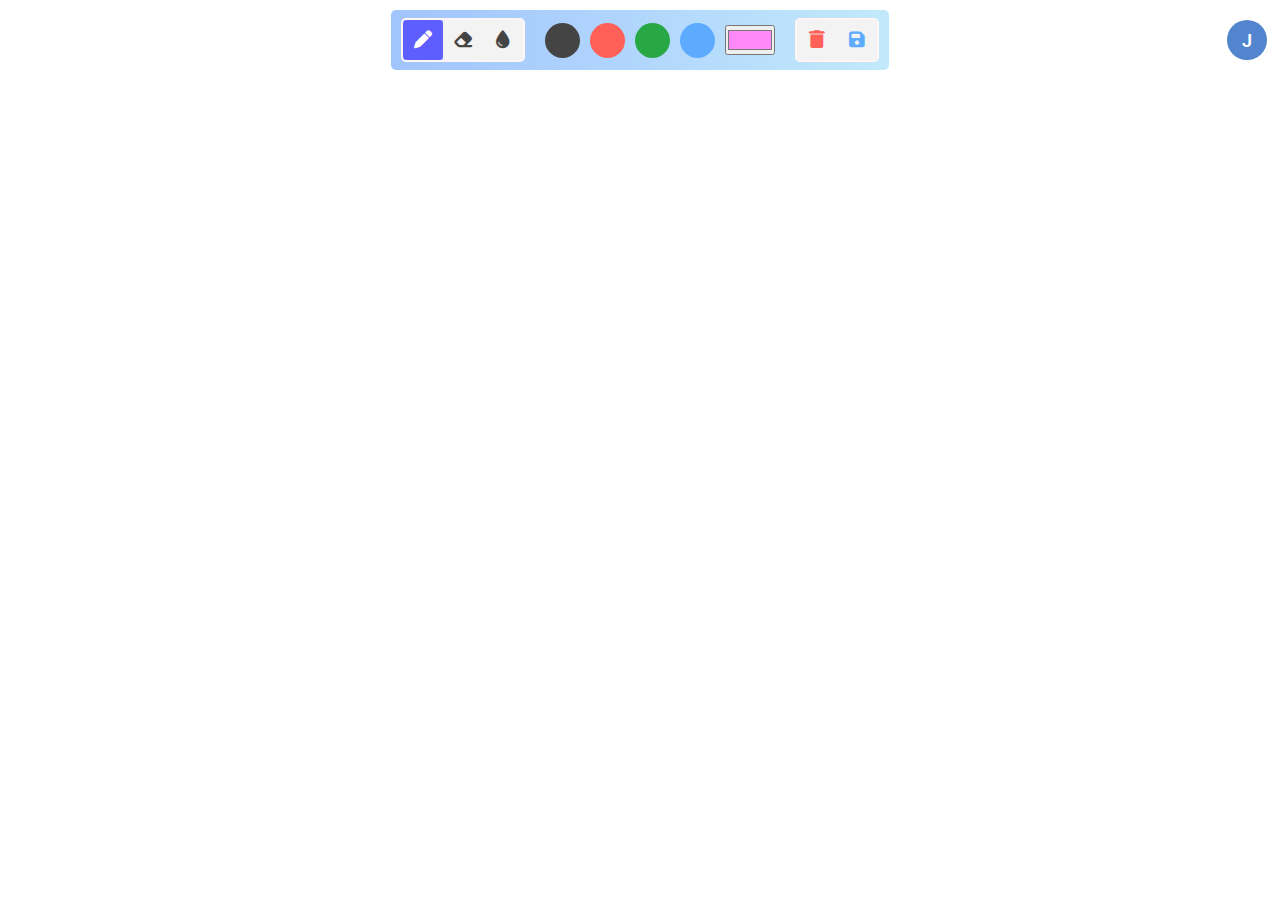
<file: index.html>
<!DOCTYPE html>
<html lang="en">
<head>
    <meta charset="UTF-8">
    <meta name="viewport" content="width=device-width, initial-scale=1.0">
    <title>Draw</title>
    <!-- Google Fonts -->
    <link rel="preconnect" href="https://fonts.googleapis.com">
    <link rel="preconnect" href="https://fonts.gstatic.com" crossorigin>
    <link href="https://fonts.googleapis.com/css2?family=Roboto:ital,wght@0,100;0,300;0,400;0,500;0,700;0,900;1,100;1,300;1,400;1,500;1,700;1,900&display=swap" rel="stylesheet">
    <!-- Font Awesome -->
    <link rel="stylesheet" href="https://cdnjs.cloudflare.com/ajax/libs/font-awesome/6.7.1/css/all.min.css">
    <!-- Styling File -->
    <link rel="stylesheet" href="dirs/sass/layout/app/app.css">
    <!-- Tab Image -->
    <link rel="icon" href="imgs/paint_logo.png" type="image/png">
</head>
<body>
    
    <div class="page_content">
        <div class="profile-icon"><span class="char_name">A</span></div>
        <div class="profile hidden">
            <p class="email">abdellahkarani@gmail.com</p>
            <div class="img-profile">A</div>
            <p class="msg">Hello <span class="msg-user">Abdellah</span>!</p>
            <button class="manage">Manage your account</button>
            <button class="log_out"><a href="dirs/login/login.html">Log Out</a><span></span></button>
        </div>
        <header>
            <aside class="operations">
                <div class="options">
                    <button class="pen clicked">
                        <i class="fa-solid fa-pen"></i>
                    </button>
                    <button class="eraser">
                        <i class="fa-solid fa-eraser"></i>
                    </button>
                    <button class="color_size">
                        <div class="size hidden">
                            <input type="range" value="10">
                        </div>
                        <i class="fa-solid fa-droplet"></i>
                    </button>
                </div>
                <div class="colors">
                    <button id="color" class="black"></button>
                    <button id="color" class="red"></button>
                    <button id="color" class="green"></button>
                    <button id="color" class="blue"></button>
                    <input id="color" class="choice-color" type="color" value="#ff89f8" name="" id="">
                </div>
                <div class="btns">
                    <button class="clear_canvas">
                        <i class="fa-solid fa-trash"></i>
                    </button>
                    <button class="save_as_img">
                        <i class="fa-solid fa-floppy-disk"></i>
                    </button>
                </div>
            </aside>
        </header>
        <div class="content_draw">
            <canvas id="myCanvas"></canvas>
        </div>
    </div>

    <script src="dirs/app/app.js"></script>
</body>
</html>
</file>
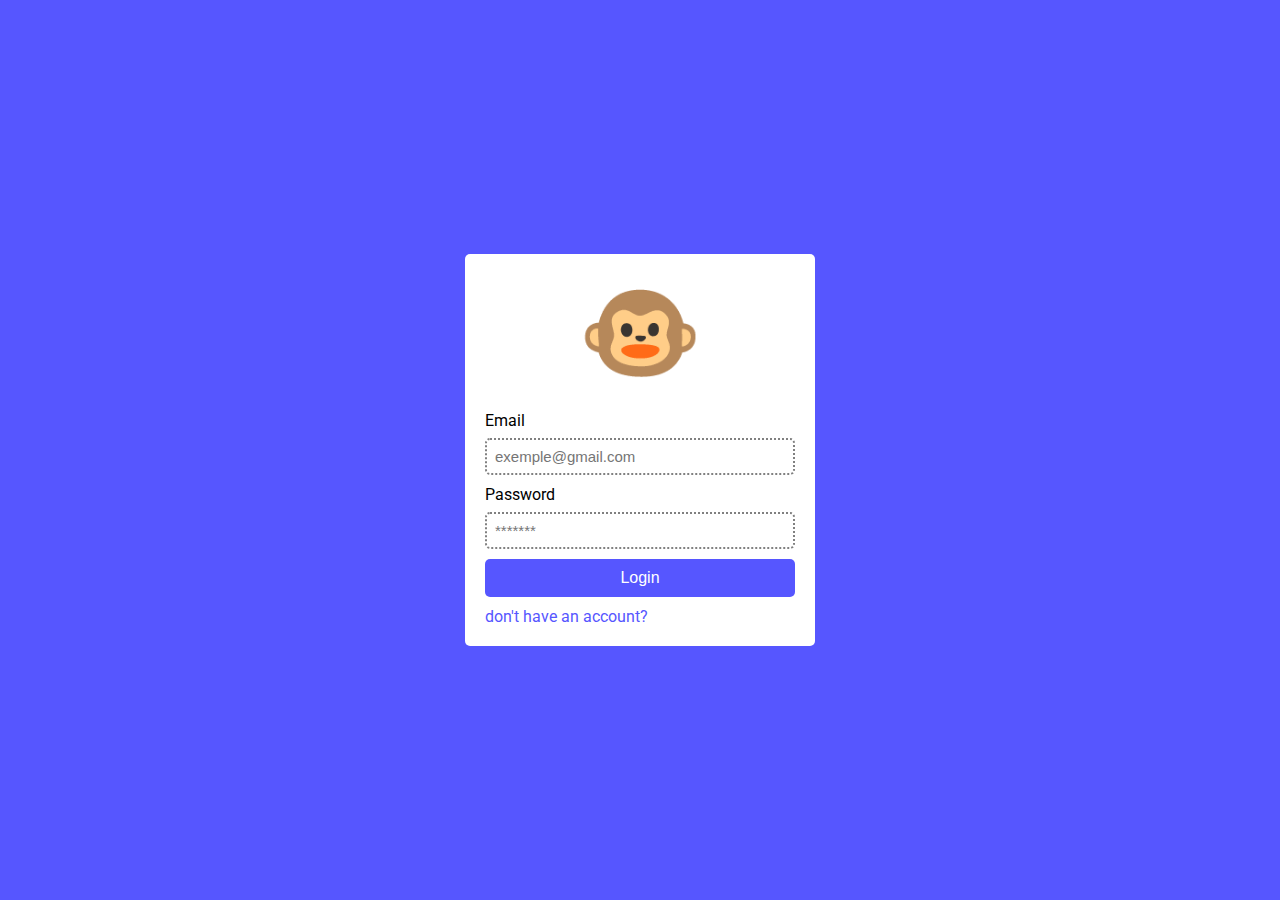
<file: dirs/login/login.html>
<!DOCTYPE html>
<html lang="en">
<head>
    <meta charset="UTF-8">
    <meta name="viewport" content="width=device-width, initial-scale=1.0">
    <title>Login</title>
    <!-- Google Fonts -->
    <link rel="preconnect" href="https://fonts.googleapis.com">
    <link rel="preconnect" href="https://fonts.gstatic.com" crossorigin>
    <link href="https://fonts.googleapis.com/css2?family=Roboto:ital,wght@0,100;0,300;0,400;0,500;0,700;0,900;1,100;1,300;1,400;1,500;1,700;1,900&display=swap" rel="stylesheet">
    <!-- Font Awesome -->
    <link rel="stylesheet" href="https://cdnjs.cloudflare.com/ajax/libs/font-awesome/6.7.1/css/all.min.css">
    <!-- Styling File -->
    <link rel="stylesheet" href="../sass/layout/login/login.css">
    <!-- Tab Image -->
    <link rel="icon" href="../../imgs/user.png" type="image/png">
      

</head>
<body>
    <div class="container">
        <div class="login">
            <div class="icon-monekey">🐵</div>
            <div class="email">
                <label for="email">Email</label>
                <input id="email" placeholder="exemple@gmail.com" type="text" class="user_email">
            </div>
            <div class="password">
                <label for="password">Password</label>
                <input id="password" type="password" placeholder="*******" type="text" class="user_password">
            </div>
            <button class="login-btn">Login</button>
            <a  href="registre.html" class="hint_account">don't have an account?</a>
        </div>
    </div>
    <!-- <script src="login.js"></script> -->
     <script src="../login/login.js"></script>

</body>
</html>
</file>
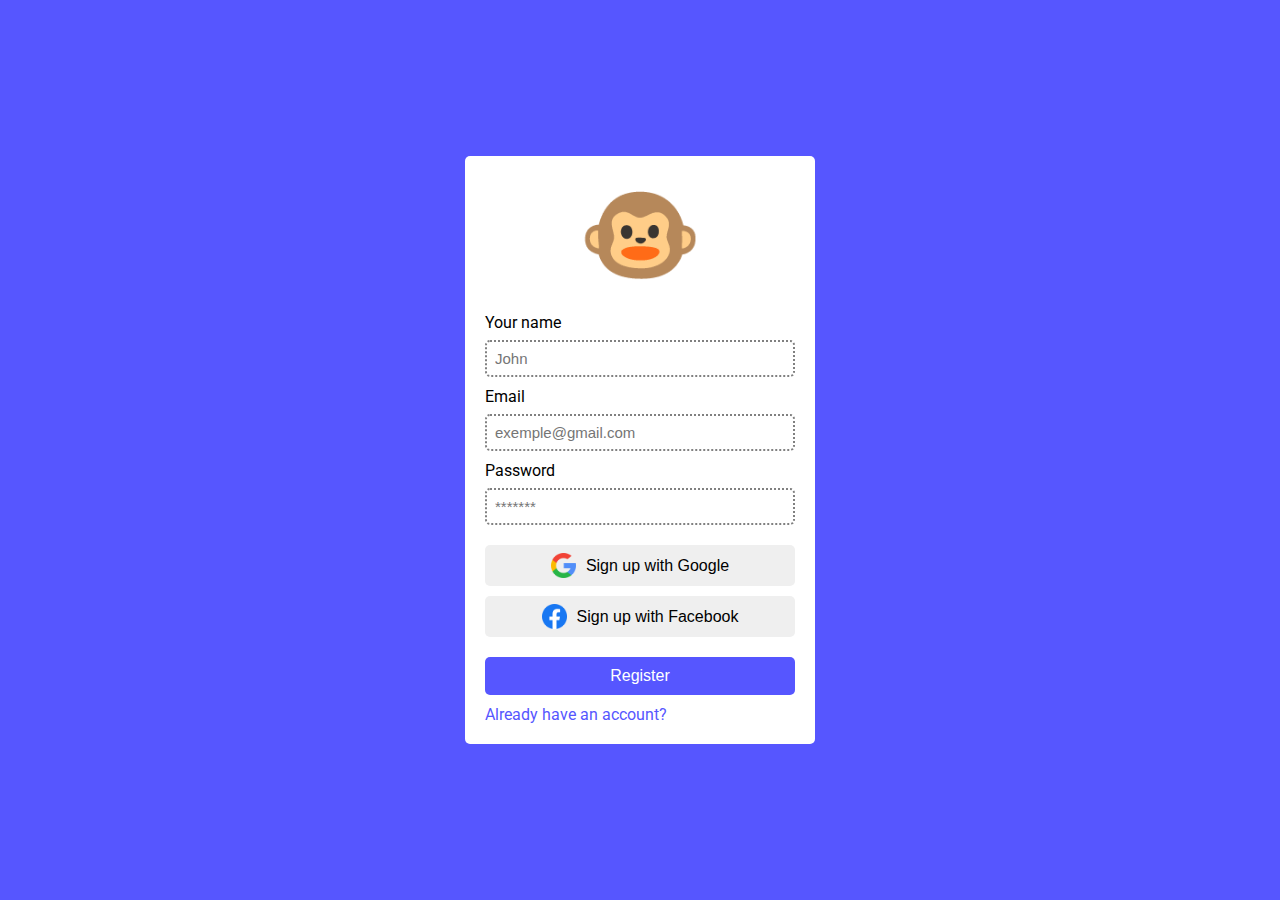
<file: dirs/login/registre.html>
<!DOCTYPE html>
<html lang="en">
<head>
    <meta charset="UTF-8">
    <meta name="viewport" content="width=device-width, initial-scale=1.0">
    <title>Register</title>
    <!-- Google Fonts -->
    <link rel="preconnect" href="https://fonts.googleapis.com">
    <link rel="preconnect" href="https://fonts.gstatic.com" crossorigin>
    <link href="https://fonts.googleapis.com/css2?family=Roboto:ital,wght@0,100;0,300;0,400;0,500;0,700;0,900;1,100;1,300;1,400;1,500;1,700;1,900&display=swap" rel="stylesheet">
    <!-- Font Awesome -->
    <link rel="stylesheet" href="https://cdnjs.cloudflare.com/ajax/libs/font-awesome/6.7.1/css/all.min.css">
    <!-- Styling File -->
    <link rel="stylesheet" href="../sass/layout/login/registre.css">
    <!-- Tab Image -->
    <link rel="icon" href="../../imgs/user.png" type="image/png">
      

</head>
<body>
    <div class="container">
        <div class="login">
            <div class="icon-monekey">🐵</div>
            <div class="name">
                <label for="name">Your name</label>
                <input id="name" placeholder="John" type="text" class="user_name">
            </div>
            <div class="email">
                <label for="email">Email</label>
                <input id="email" placeholder="exemple@gmail.com" type="text" class="user_email">
            </div>
            <div class="password">
                <label for="password">Password</label>
                <input id="password" type="password" placeholder="*******" type="text" class="user_password">
            </div>
            <div class="google">
                <button class="btn-google auto_registre">
                    <img src="../../imgs/google.png" alt="">
                    <p>Sign up with Google</p>
                </button>
            </div>
            <div class="facebook">
                <button class="btn-facebook auto_registre">
                    <img src="../../imgs/facebook.png" alt="">
                    <p>Sign up with Facebook</p>
                </button>
            </div>
            <button class="registre-btn">Register</button>
            <a  href="login.html" class="hint_account">Already have an account?</a>
        </div>
        <div class="message hidden">
            <p>Not Implemented</p>
        </div>
    </div>

    <script src="../login/registre.js"></script>

</body>
</html>
</file>
<file: dirs/sass/layout/app/app.css>
.hidden {
  display: none;
}

.block {
  display: block;
}

.danger {
  border-color: #ff6058 !important;
}

.success {
  border-color: #28A745 !important;
}

* {
  padding: 0;
  margin: 0;
  box-sizing: border-box;
}

body {
  font-family: "Roboto", serif;
}

a {
  text-decoration: none;
  color: black;
}

a, label {
  display: block;
  cursor: pointer;
}

button {
  border: 0;
  outline: 0;
  cursor: pointer;
  display: block;
}

ul {
  list-style: none;
}

input:focus {
  border: 0;
  outline: 0;
}

.page_content {
  padding: 10px 0 0 0;
  display: flex;
  justify-content: center;
  flex-direction: column;
  height: 100vh;
  position: relative;
}

.profile-icon {
  position: absolute;
  top: 20px;
  right: 13px;
  background-color: #5285cd;
  width: 40px;
  height: 40px;
  display: flex;
  align-items: center;
  justify-content: center;
  color: white;
  font-size: 18px;
  font-weight: 600;
  border-radius: 50%;
  cursor: pointer;
}
.profile-icon:hover {
  outline: 4px solid #eee;
}
@media (max-width: 767px) {
  .profile-icon {
    right: 5px;
    top: 25px;
  }
}

.profile {
  position: absolute;
  top: 70px;
  right: 30px;
  text-align: center;
  background-color: #f3f3f3;
  padding: 20px;
  border-radius: 9px;
  box-shadow: rgba(67, 71, 85, 0.27) 0px 0px 0.25em, rgba(90, 125, 188, 0.05) 0px 0.25em 1em;
}
.profile .email {
  margin-bottom: 20px;
  color: #323232;
}
.profile .img-profile {
  margin: 20px 0;
  background-color: #5285cd;
  width: 50px;
  height: 50px;
  display: flex;
  align-items: center;
  justify-content: center;
  color: white;
  font-size: 18px;
  font-weight: 600;
  border-radius: 50%;
  margin: 5px auto;
}
.profile .msg {
  font-size: 18px;
  margin-bottom: 20px;
  color: #323232;
}
.profile button {
  border-radius: 20px;
  border: 1px solid #323232;
  font-weight: 600;
  font-size: 15px;
  padding: 10px;
  width: 100%;
}
.profile button.manage {
  color: #5e5eff;
}
.profile button.manage:hover {
  background-color: rgba(147, 147, 147, 0.1803921569);
}
.profile button.log_out {
  margin-top: 10px;
  border: 1px solid #ff453a;
}
.profile button.log_out a {
  color: #ff453a;
}
.profile button.log_out:hover {
  background-color: rgba(255, 69, 58, 0.2);
}
@media (max-width: 767px) {
  .profile {
    top: 100px;
    right: 14px;
  }
}

header {
  display: flex;
  align-items: center;
  justify-content: center;
}
header .operations {
  background: linear-gradient(to right, #A1C4FD, #C2E9FB);
  height: 10%;
  padding: 10px;
  margin: 0 auto;
  border-radius: 5px;
  margin-bottom: 10px;
  height: 60px;
  display: flex;
  align-items: center;
  justify-content: center;
}
header .operations > div {
  border: 2px solid #fff5f5;
  border-radius: 5px;
}
header .operations > div button {
  width: 40px;
  height: 40px;
  transition: 0.3s;
  background-color: #f3f3f3;
}
header .operations > div button:hover {
  transform: scale(1.1);
}
header .operations > div button i {
  font-size: 18px !important;
  color: #444;
}
header .operations > div:not(:last-child) {
  margin-right: 20px;
}
header .operations .options {
  display: flex;
  align-items: center;
  justify-content: center;
}
header .operations .options > button.clicked {
  background-color: #5e5eff;
  border-radius: 4px;
}
header .operations .options > button.clicked i {
  color: white;
}
header .operations .options > button i {
  font-size: 20px;
}
header .operations .options > button.color_size {
  position: relative;
}
header .operations .options > button.color_size div.size {
  position: absolute;
  background: white;
  top: 0;
  left: 0;
  padding: 10px;
  border-radius: 20px;
}
header .operations .colors {
  display: flex;
  align-items: center;
  justify-content: center;
  border: none;
}
header .operations .colors button#color {
  display: flex;
  align-items: center;
  justify-content: center;
  width: 35px;
  height: 35px;
  border-radius: 50%;
}
header .operations .colors button#color:not(:last-child) {
  margin-right: 10px;
}
header .operations .colors button#color.clicked {
  border: 2px solid white;
}
header .operations .colors .black {
  background-color: #444;
}
header .operations .colors .red {
  background-color: #ff6058;
}
header .operations .colors .green {
  background-color: #28A745;
}
header .operations .colors .blue {
  background-color: #5cabff;
}
header .operations .colors input {
  height: 30px;
  cursor: pointer;
}
header .operations .btns {
  display: flex;
  align-items: center;
  justify-content: center;
}
header .operations .btns .clear_canvas, header .operations .btns .save_as_img {
  padding: 10px;
}
header .operations .btns .clear_canvas i {
  color: #ff6058;
}
header .operations .btns .save_as_img i {
  color: #5cabff;
}
@media (max-width: 767px) {
  header {
    width: 330px;
  }
  header .operations {
    margin: 0 !important;
  }
  header .operations .colors button#color {
    display: none;
  }
  header .operations .colors input#color {
    display: block !important;
  }
}

.content_draw {
  height: calc(100vh - 80px);
  overflow: hidden;
}/*# sourceMappingURL=app.css.map */
</file>
<file: dirs/sass/layout/login/login.css>
.hidden {
  display: none;
}

.block {
  display: block;
}

.danger {
  border-color: #ff6058 !important;
}

.success {
  border-color: #28A745 !important;
}

* {
  padding: 0;
  margin: 0;
  box-sizing: border-box;
}

body {
  font-family: "Roboto", serif;
}

a {
  text-decoration: none;
  color: black;
}

a, label {
  display: block;
  cursor: pointer;
}

button {
  border: 0;
  outline: 0;
  cursor: pointer;
  display: block;
}

ul {
  list-style: none;
}

input:focus {
  border: 0;
  outline: 0;
}

.container {
  background-color: rgb(86, 86, 255);
  width: 100%;
  height: 100vh;
  display: flex;
  align-items: center;
  justify-content: center;
}

.login {
  background-color: white;
  padding: 20px;
  width: 350px;
  border-radius: 5px;
}
.login .icon-monekey {
  text-align: center;
  font-size: 100px;
  margin-bottom: 20px;
}
.login div.email, .login div.password, .login div.name {
  margin-bottom: 10px;
}
.login div.email label, .login div.password label, .login div.name label {
  margin-bottom: 8px;
  font-size: 16px;
}
.login div.email input, .login div.password input, .login div.name input {
  width: 100%;
  font-size: 15px;
  border: 2px grey dotted;
  padding: 8px;
  border-radius: 5px;
}
.login div.email input:focus, .login div.password input:focus, .login div.name input:focus {
  border-color: rgb(86, 86, 255);
  z-index: 1;
}
.login div.email input::-moz-placeholder, .login div.password input::-moz-placeholder, .login div.name input::-moz-placeholder {
  color: transparent;
}
.login div.email input::placeholder, .login div.email input::-moz-placeholder, .login div.password input::placeholder, .login div.password input::-moz-placeholder, .login div.name input::placeholder, .login div.name input::-moz-placeholder {
  color: transparent;
}
.login .hint_account {
  color: rgb(86, 86, 255);
  font-weight: normal;
}
.login .login-btn {
  cursor: pointer;
  width: 100%;
  padding: 10px;
  font-size: 16px;
  background-color: rgb(86, 86, 255);
  color: white;
  border-radius: 5px;
  margin-bottom: 10px;
}/*# sourceMappingURL=login.css.map */
</file>
<file: dirs/sass/layout/login/registre.css>
.hidden {
  display: none;
}

.block {
  display: block;
}

.danger {
  border-color: #ff6058 !important;
}

.success {
  border-color: #28A745 !important;
}

* {
  padding: 0;
  margin: 0;
  box-sizing: border-box;
}

body {
  font-family: "Roboto", serif;
}

a {
  text-decoration: none;
  color: black;
}

a, label {
  display: block;
  cursor: pointer;
}

button {
  border: 0;
  outline: 0;
  cursor: pointer;
  display: block;
}

ul {
  list-style: none;
}

input:focus {
  border: 0;
  outline: 0;
}

.container {
  background-color: rgb(86, 86, 255);
  width: 100%;
  height: 100vh;
  display: flex;
  align-items: center;
  justify-content: center;
  position: relative;
}

.login {
  background-color: white;
  padding: 20px;
  width: 350px;
  border-radius: 5px;
}
.login .icon-monekey {
  text-align: center;
  font-size: 100px;
  margin-bottom: 20px;
}
.login div.email, .login div.password, .login div.name {
  margin-bottom: 10px;
}
.login div.email label, .login div.password label, .login div.name label {
  margin-bottom: 8px;
  font-size: 16px;
}
.login div.email input, .login div.password input, .login div.name input {
  width: 100%;
  font-size: 15px;
  border: 2px grey dotted;
  padding: 8px;
  border-radius: 5px;
}
.login div.email input:focus, .login div.password input:focus, .login div.name input:focus {
  border-color: rgb(86, 86, 255);
  z-index: 1;
}
.login div.email input::-moz-placeholder, .login div.password input::-moz-placeholder, .login div.name input::-moz-placeholder {
  color: transparent;
}
.login div.email input::placeholder, .login div.email input::-moz-placeholder, .login div.password input::placeholder, .login div.password input::-moz-placeholder, .login div.name input::placeholder, .login div.name input::-moz-placeholder {
  color: transparent;
}
.login .hint_account {
  color: rgb(86, 86, 255);
  font-weight: normal;
}
.login .registre-btn {
  cursor: pointer;
  width: 100%;
  padding: 10px;
  font-size: 16px;
  background-color: rgb(86, 86, 255);
  border-radius: 5px;
  margin-bottom: 10px;
  color: white;
}
.login .google {
  margin: 10px 0;
}
.login .google button, .login .facebook button {
  border-radius: 5px;
  width: 100%;
  display: flex;
  align-items: center;
  justify-content: center;
  padding: 8px;
}
.login .google img, .login .facebook img {
  width: 25px;
  margin-right: 10px;
}
.login .google p, .login .facebook p {
  font-size: 16px;
}
.login .password, .login .facebook {
  margin-bottom: 20px !important;
}

.message {
  background-color: white;
  color: black;
  position: absolute;
  bottom: 50px;
  right: 0;
  padding: 10px 20px;
}
.message::before {
  content: "";
  position: absolute;
  bottom: 0;
  right: 0;
  background-color: #ff6058;
  width: 100%;
  height: 5px;
  animation: toLeft;
  animation-duration: 2s;
}

@keyframes toLeft {
  0% {
    width: 10px;
  }
  100% {
    width: 100%;
  }
}/*# sourceMappingURL=registre.css.map */
</file>
